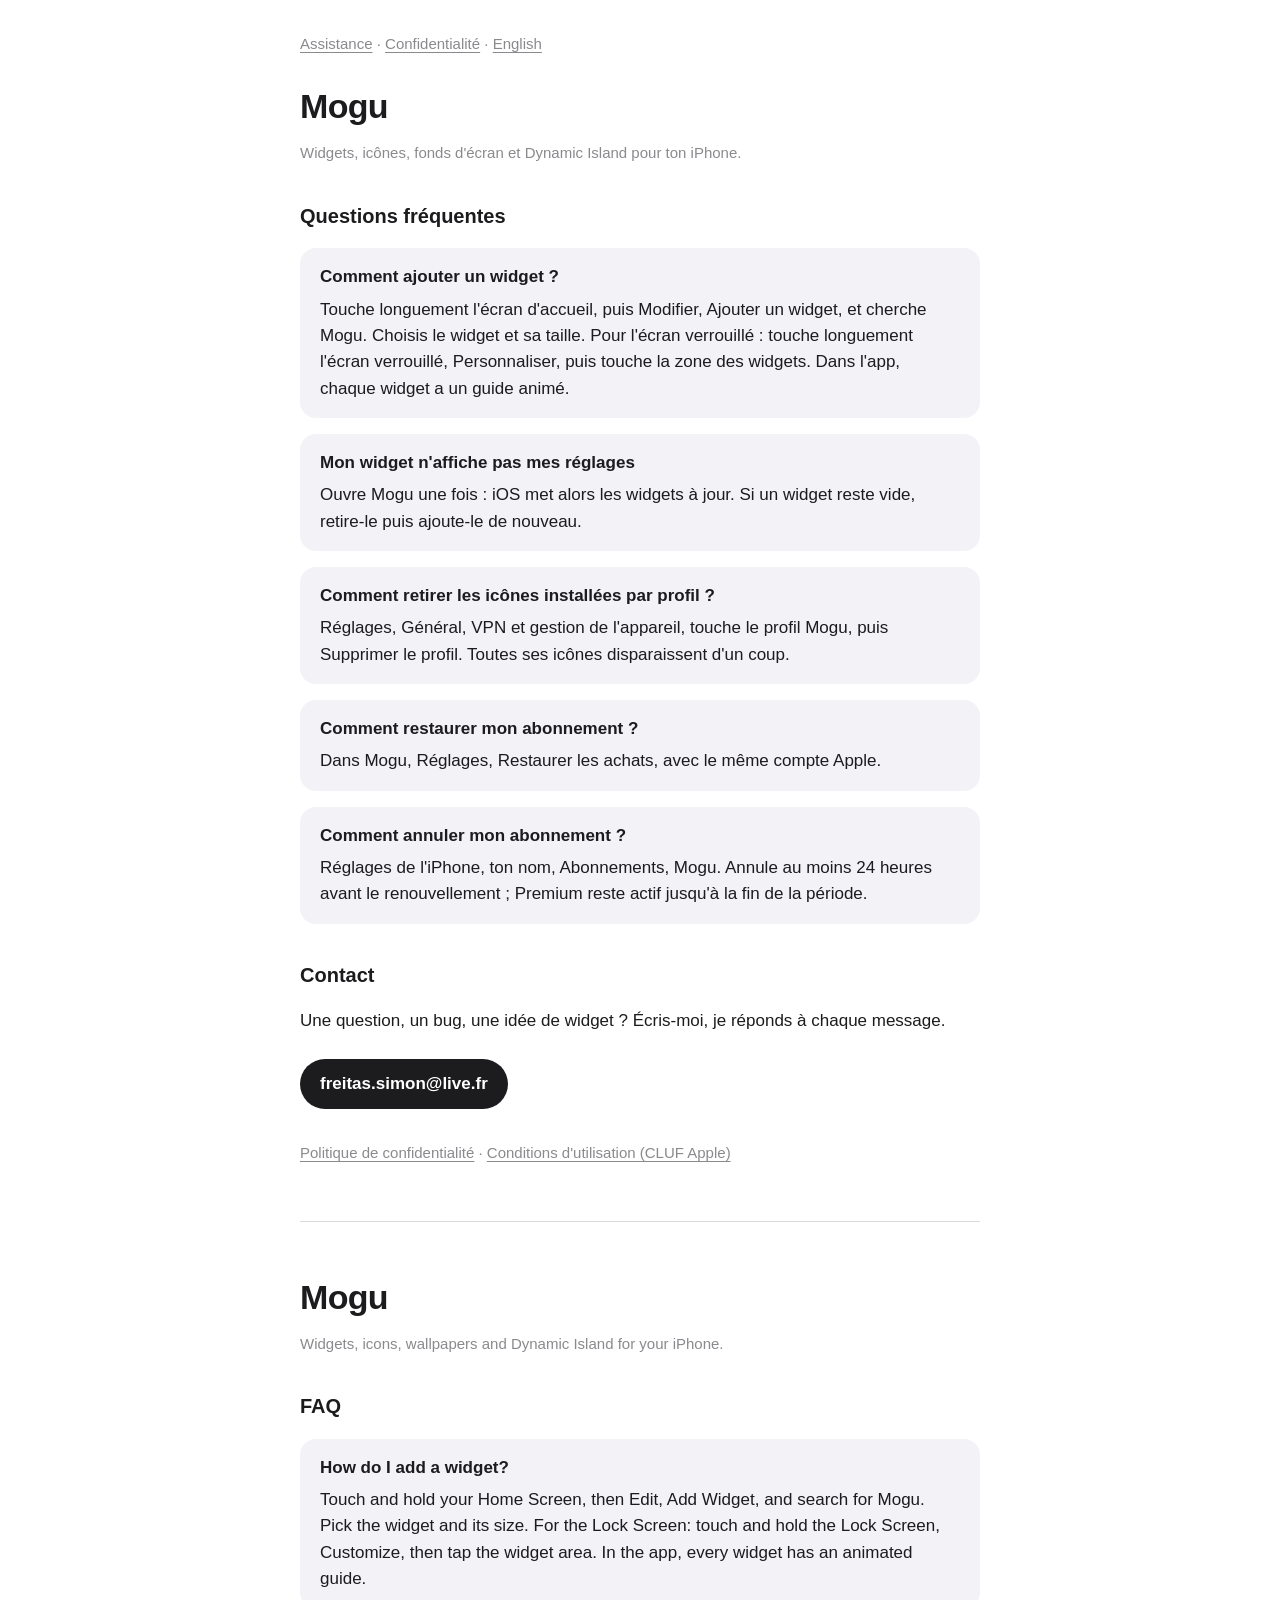
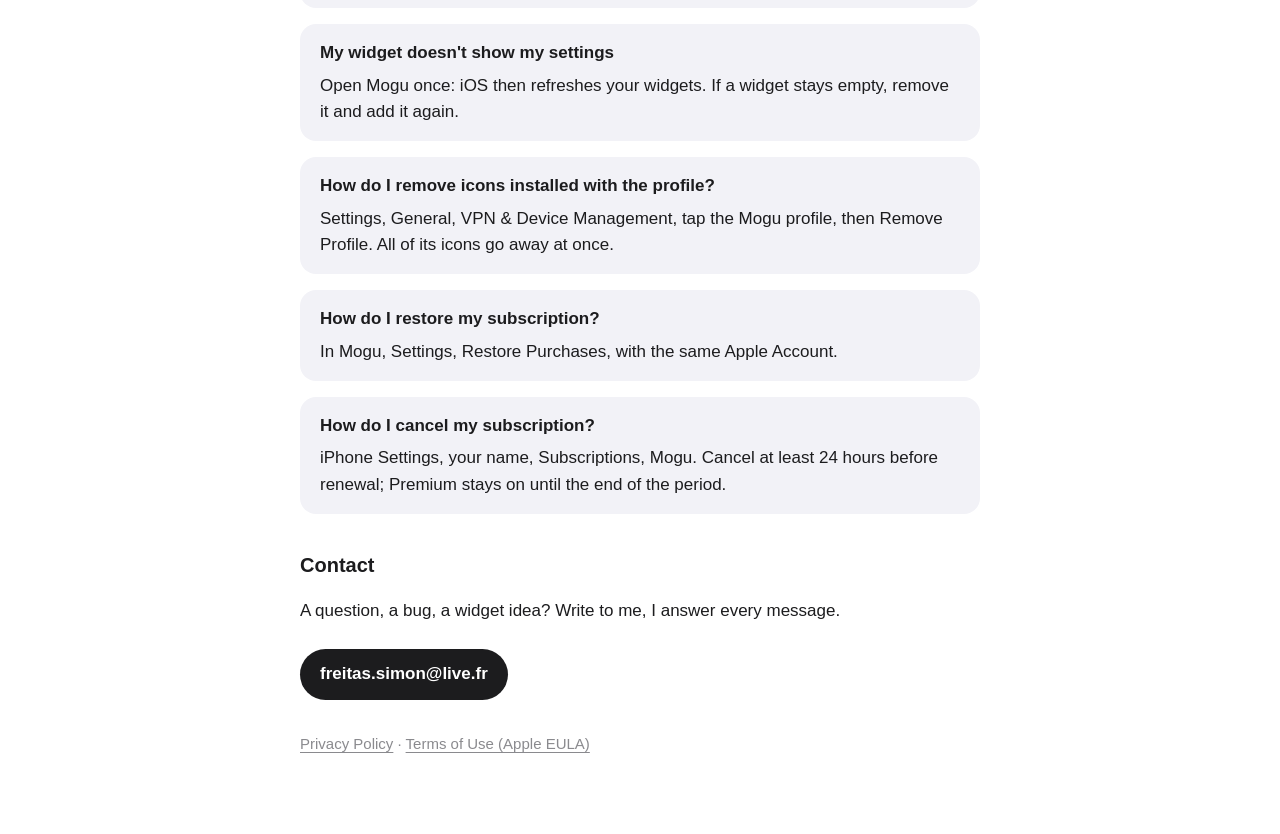
<file: index.html>
<!doctype html>
<html lang="fr">
<head>
<meta charset="utf-8">
<meta name="viewport" content="width=device-width, initial-scale=1">
<title>Assistance — Mogu</title>
<link rel="stylesheet" href="style.css">
</head>
<body>
<nav><a href="index.html">Assistance</a> · <a href="privacy.html">Confidentialité</a> · <a href="#en">English</a></nav>

<h1>Mogu</h1>
<p class="muted">Widgets, icônes, fonds d'écran et Dynamic Island pour ton iPhone.</p>

<h2>Questions fréquentes</h2>
<div class="card"><h3>Comment ajouter un widget ?</h3>
<p>Touche longuement l'écran d'accueil, puis Modifier, Ajouter un widget, et cherche Mogu. Choisis le widget et sa taille. Pour l'écran verrouillé : touche longuement l'écran verrouillé, Personnaliser, puis touche la zone des widgets. Dans l'app, chaque widget a un guide animé.</p></div>
<div class="card"><h3>Mon widget n'affiche pas mes réglages</h3>
<p>Ouvre Mogu une fois : iOS met alors les widgets à jour. Si un widget reste vide, retire-le puis ajoute-le de nouveau.</p></div>
<div class="card"><h3>Comment retirer les icônes installées par profil ?</h3>
<p>Réglages, Général, VPN et gestion de l'appareil, touche le profil Mogu, puis Supprimer le profil. Toutes ses icônes disparaissent d'un coup.</p></div>
<div class="card"><h3>Comment restaurer mon abonnement ?</h3>
<p>Dans Mogu, Réglages, Restaurer les achats, avec le même compte Apple.</p></div>
<div class="card"><h3>Comment annuler mon abonnement ?</h3>
<p>Réglages de l'iPhone, ton nom, Abonnements, Mogu. Annule au moins 24 heures avant le renouvellement ; Premium reste actif jusqu'à la fin de la période.</p></div>

<h2>Contact</h2>
<p>Une question, un bug, une idée de widget ? Écris-moi, je réponds à chaque message.</p>
<a class="mail" href="mailto:freitas.simon@live.fr?subject=Mogu%20Widget">freitas.simon@live.fr</a>

<p class="muted" style="margin-top:32px"><a href="privacy.html">Politique de confidentialité</a> · <a href="https://www.apple.com/legal/internet-services/itunes/dev/stdeula/">Conditions d'utilisation (CLUF Apple)</a></p>

<hr id="en">

<h1>Mogu</h1>
<p class="muted">Widgets, icons, wallpapers and Dynamic Island for your iPhone.</p>

<h2>FAQ</h2>
<div class="card"><h3>How do I add a widget?</h3>
<p>Touch and hold your Home Screen, then Edit, Add Widget, and search for Mogu. Pick the widget and its size. For the Lock Screen: touch and hold the Lock Screen, Customize, then tap the widget area. In the app, every widget has an animated guide.</p></div>
<div class="card"><h3>My widget doesn't show my settings</h3>
<p>Open Mogu once: iOS then refreshes your widgets. If a widget stays empty, remove it and add it again.</p></div>
<div class="card"><h3>How do I remove icons installed with the profile?</h3>
<p>Settings, General, VPN &amp; Device Management, tap the Mogu profile, then Remove Profile. All of its icons go away at once.</p></div>
<div class="card"><h3>How do I restore my subscription?</h3>
<p>In Mogu, Settings, Restore Purchases, with the same Apple Account.</p></div>
<div class="card"><h3>How do I cancel my subscription?</h3>
<p>iPhone Settings, your name, Subscriptions, Mogu. Cancel at least 24 hours before renewal; Premium stays on until the end of the period.</p></div>

<h2>Contact</h2>
<p>A question, a bug, a widget idea? Write to me, I answer every message.</p>
<a class="mail" href="mailto:freitas.simon@live.fr?subject=Mogu%20Widget">freitas.simon@live.fr</a>

<p class="muted" style="margin-top:32px"><a href="privacy.html#en">Privacy Policy</a> · <a href="https://www.apple.com/legal/internet-services/itunes/dev/stdeula/">Terms of Use (Apple EULA)</a></p>
</body>
</html>
</file>
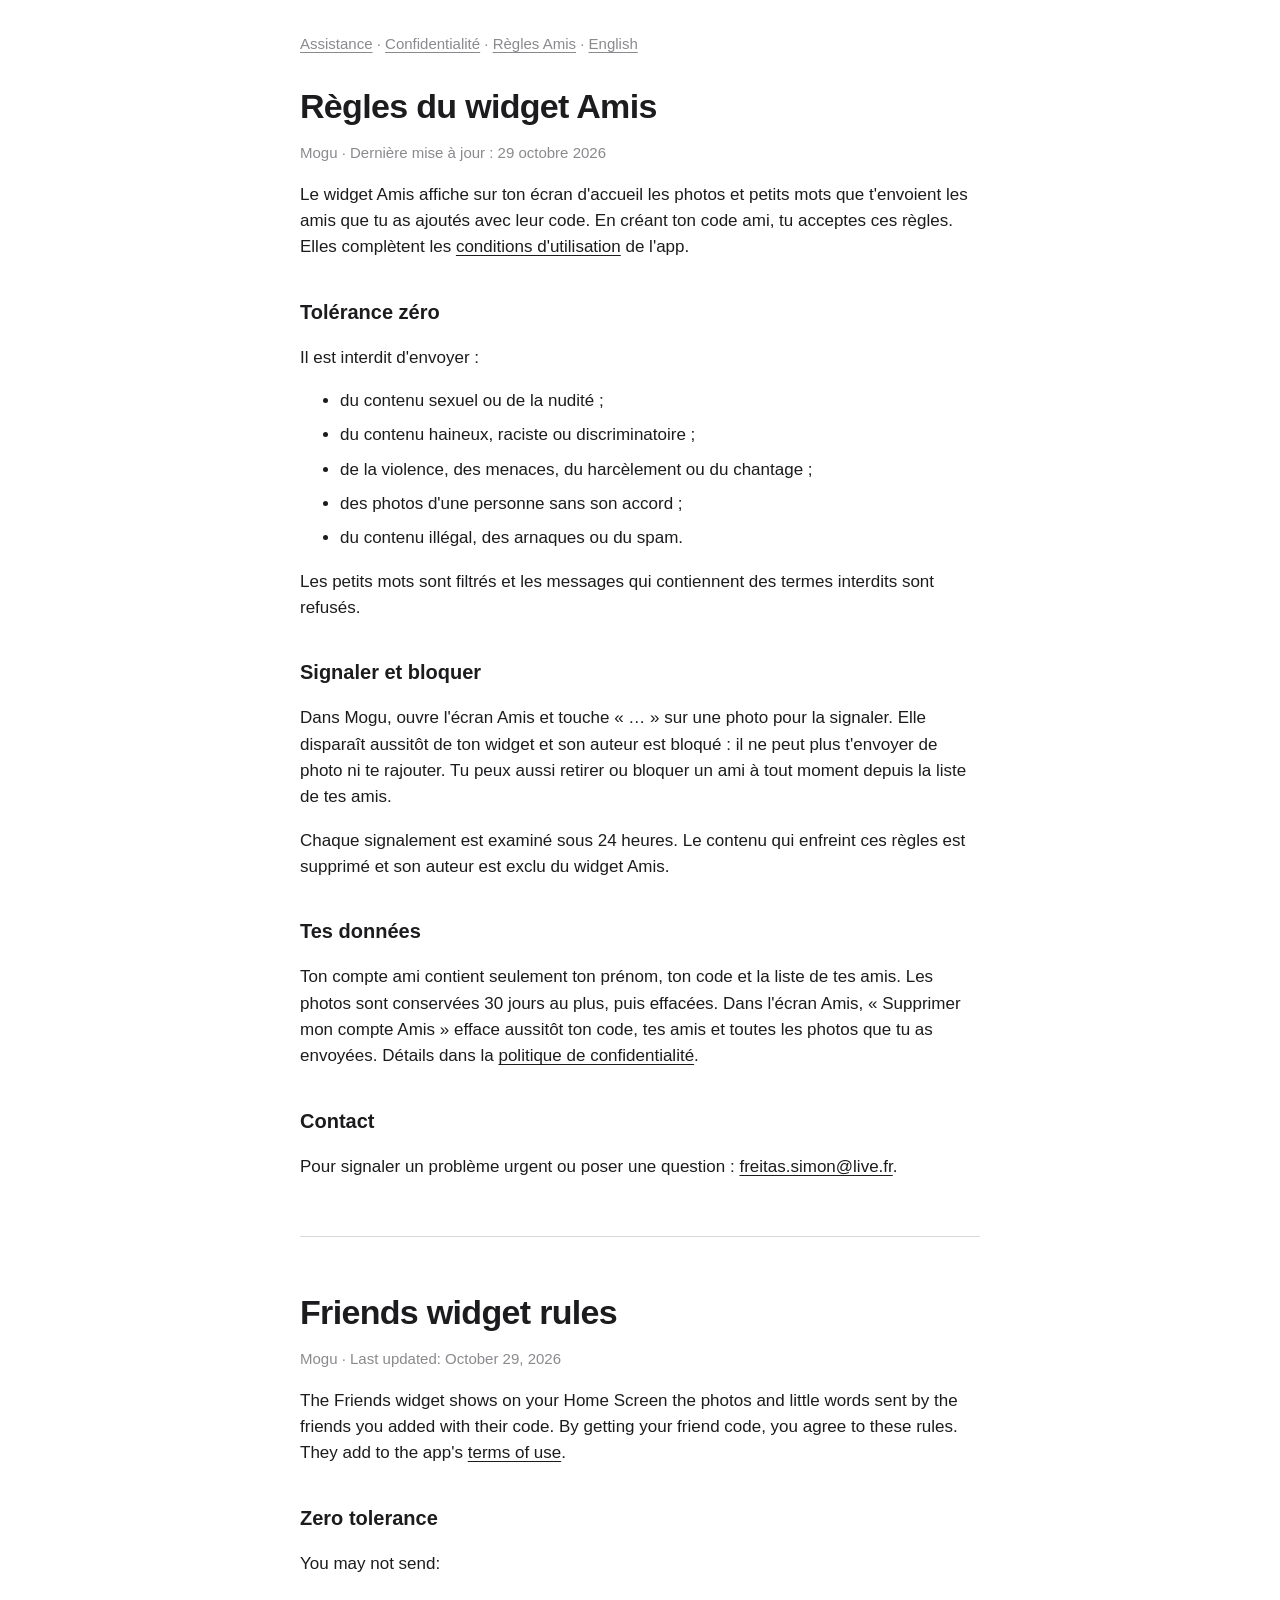
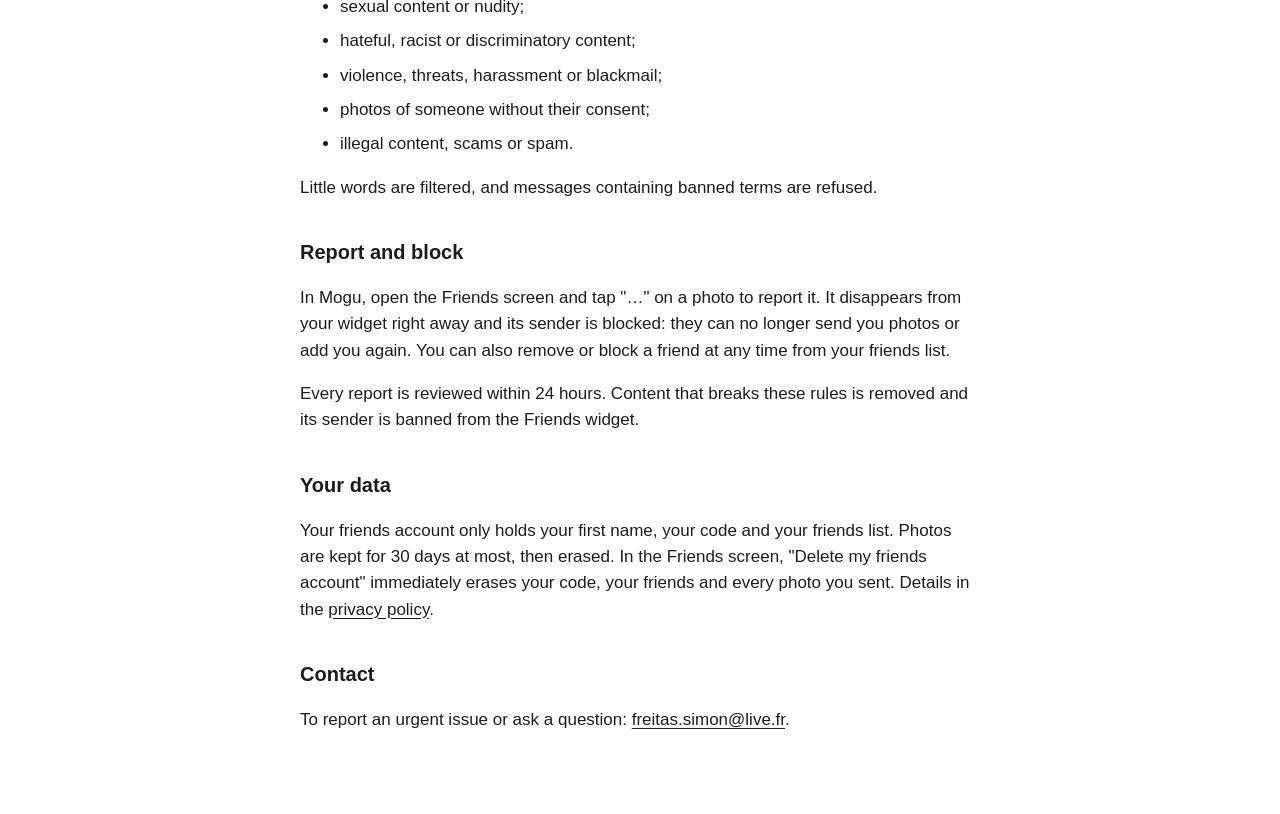
<file: friends.html>
<!doctype html>
<html lang="fr">
<head>
<meta charset="utf-8">
<meta name="viewport" content="width=device-width, initial-scale=1">
<title>Règles Amis — Mogu</title>
<link rel="stylesheet" href="style.css">
</head>
<body>
<nav><a href="index.html">Assistance</a> · <a href="privacy.html">Confidentialité</a> · <a href="friends.html">Règles Amis</a> · <a href="#en">English</a></nav>

<h1>Règles du widget Amis</h1>
<p class="muted">Mogu · Dernière mise à jour : 29 octobre 2026</p>

<p>Le widget Amis affiche sur ton écran d'accueil les photos et petits mots que t'envoient les amis que tu as ajoutés avec leur code. En créant ton code ami, tu acceptes ces règles. Elles complètent les <a href="https://www.apple.com/legal/internet-services/itunes/dev/stdeula/">conditions d'utilisation</a> de l'app.</p>

<h2>Tolérance zéro</h2>
<p>Il est interdit d'envoyer :</p>
<ul>
  <li>du contenu sexuel ou de la nudité ;</li>
  <li>du contenu haineux, raciste ou discriminatoire ;</li>
  <li>de la violence, des menaces, du harcèlement ou du chantage ;</li>
  <li>des photos d'une personne sans son accord ;</li>
  <li>du contenu illégal, des arnaques ou du spam.</li>
</ul>
<p>Les petits mots sont filtrés et les messages qui contiennent des termes interdits sont refusés.</p>

<h2>Signaler et bloquer</h2>
<p>Dans Mogu, ouvre l'écran Amis et touche « … » sur une photo pour la signaler. Elle disparaît aussitôt de ton widget et son auteur est bloqué : il ne peut plus t'envoyer de photo ni te rajouter. Tu peux aussi retirer ou bloquer un ami à tout moment depuis la liste de tes amis.</p>
<p>Chaque signalement est examiné sous 24 heures. Le contenu qui enfreint ces règles est supprimé et son auteur est exclu du widget Amis.</p>

<h2>Tes données</h2>
<p>Ton compte ami contient seulement ton prénom, ton code et la liste de tes amis. Les photos sont conservées 30 jours au plus, puis effacées. Dans l'écran Amis, « Supprimer mon compte Amis » efface aussitôt ton code, tes amis et toutes les photos que tu as envoyées. Détails dans la <a href="privacy.html">politique de confidentialité</a>.</p>

<h2>Contact</h2>
<p>Pour signaler un problème urgent ou poser une question : <a href="mailto:freitas.simon@live.fr">freitas.simon@live.fr</a>.</p>

<hr id="en">

<h1>Friends widget rules</h1>
<p class="muted">Mogu · Last updated: October 29, 2026</p>

<p>The Friends widget shows on your Home Screen the photos and little words sent by the friends you added with their code. By getting your friend code, you agree to these rules. They add to the app's <a href="https://www.apple.com/legal/internet-services/itunes/dev/stdeula/">terms of use</a>.</p>

<h2>Zero tolerance</h2>
<p>You may not send:</p>
<ul>
  <li>sexual content or nudity;</li>
  <li>hateful, racist or discriminatory content;</li>
  <li>violence, threats, harassment or blackmail;</li>
  <li>photos of someone without their consent;</li>
  <li>illegal content, scams or spam.</li>
</ul>
<p>Little words are filtered, and messages containing banned terms are refused.</p>

<h2>Report and block</h2>
<p>In Mogu, open the Friends screen and tap "…" on a photo to report it. It disappears from your widget right away and its sender is blocked: they can no longer send you photos or add you again. You can also remove or block a friend at any time from your friends list.</p>
<p>Every report is reviewed within 24 hours. Content that breaks these rules is removed and its sender is banned from the Friends widget.</p>

<h2>Your data</h2>
<p>Your friends account only holds your first name, your code and your friends list. Photos are kept for 30 days at most, then erased. In the Friends screen, "Delete my friends account" immediately erases your code, your friends and every photo you sent. Details in the <a href="privacy.html">privacy policy</a>.</p>

<h2>Contact</h2>
<p>To report an urgent issue or ask a question: <a href="mailto:freitas.simon@live.fr">freitas.simon@live.fr</a>.</p>
</body>
</html>
</file>
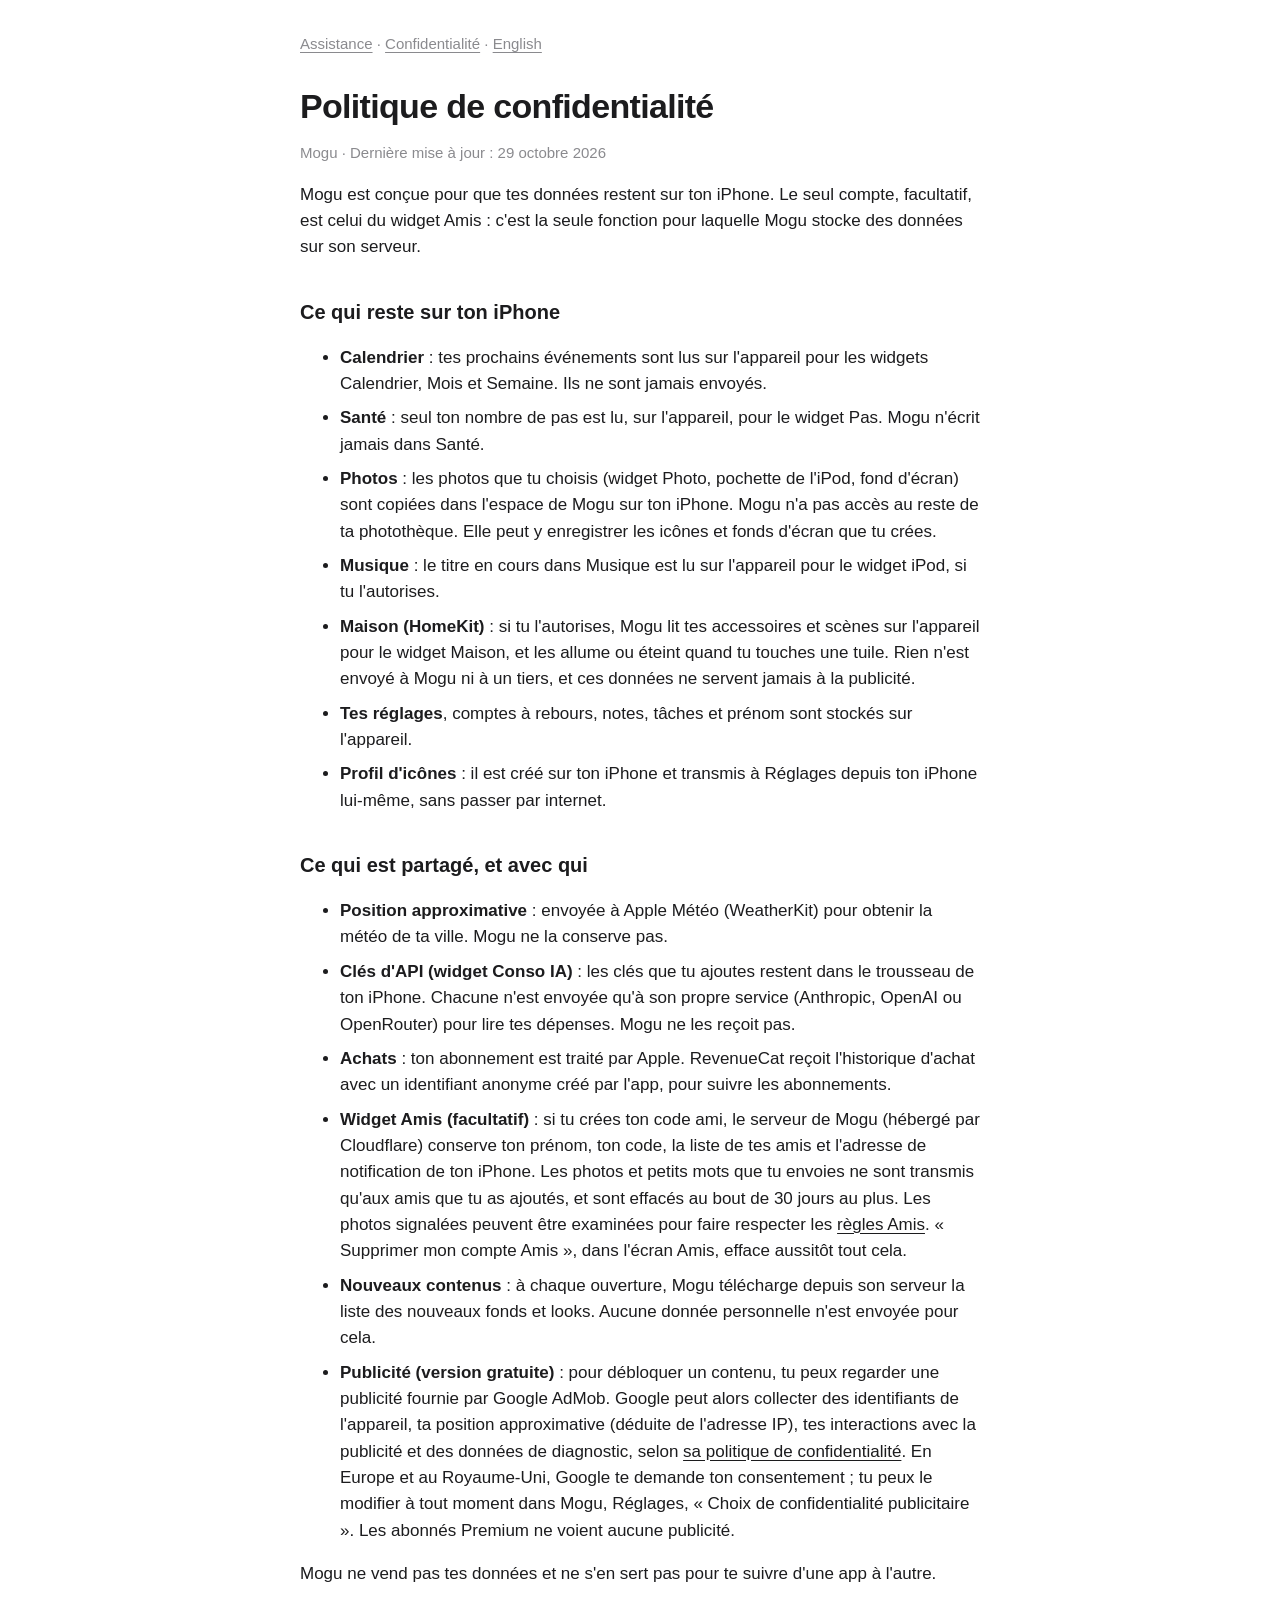
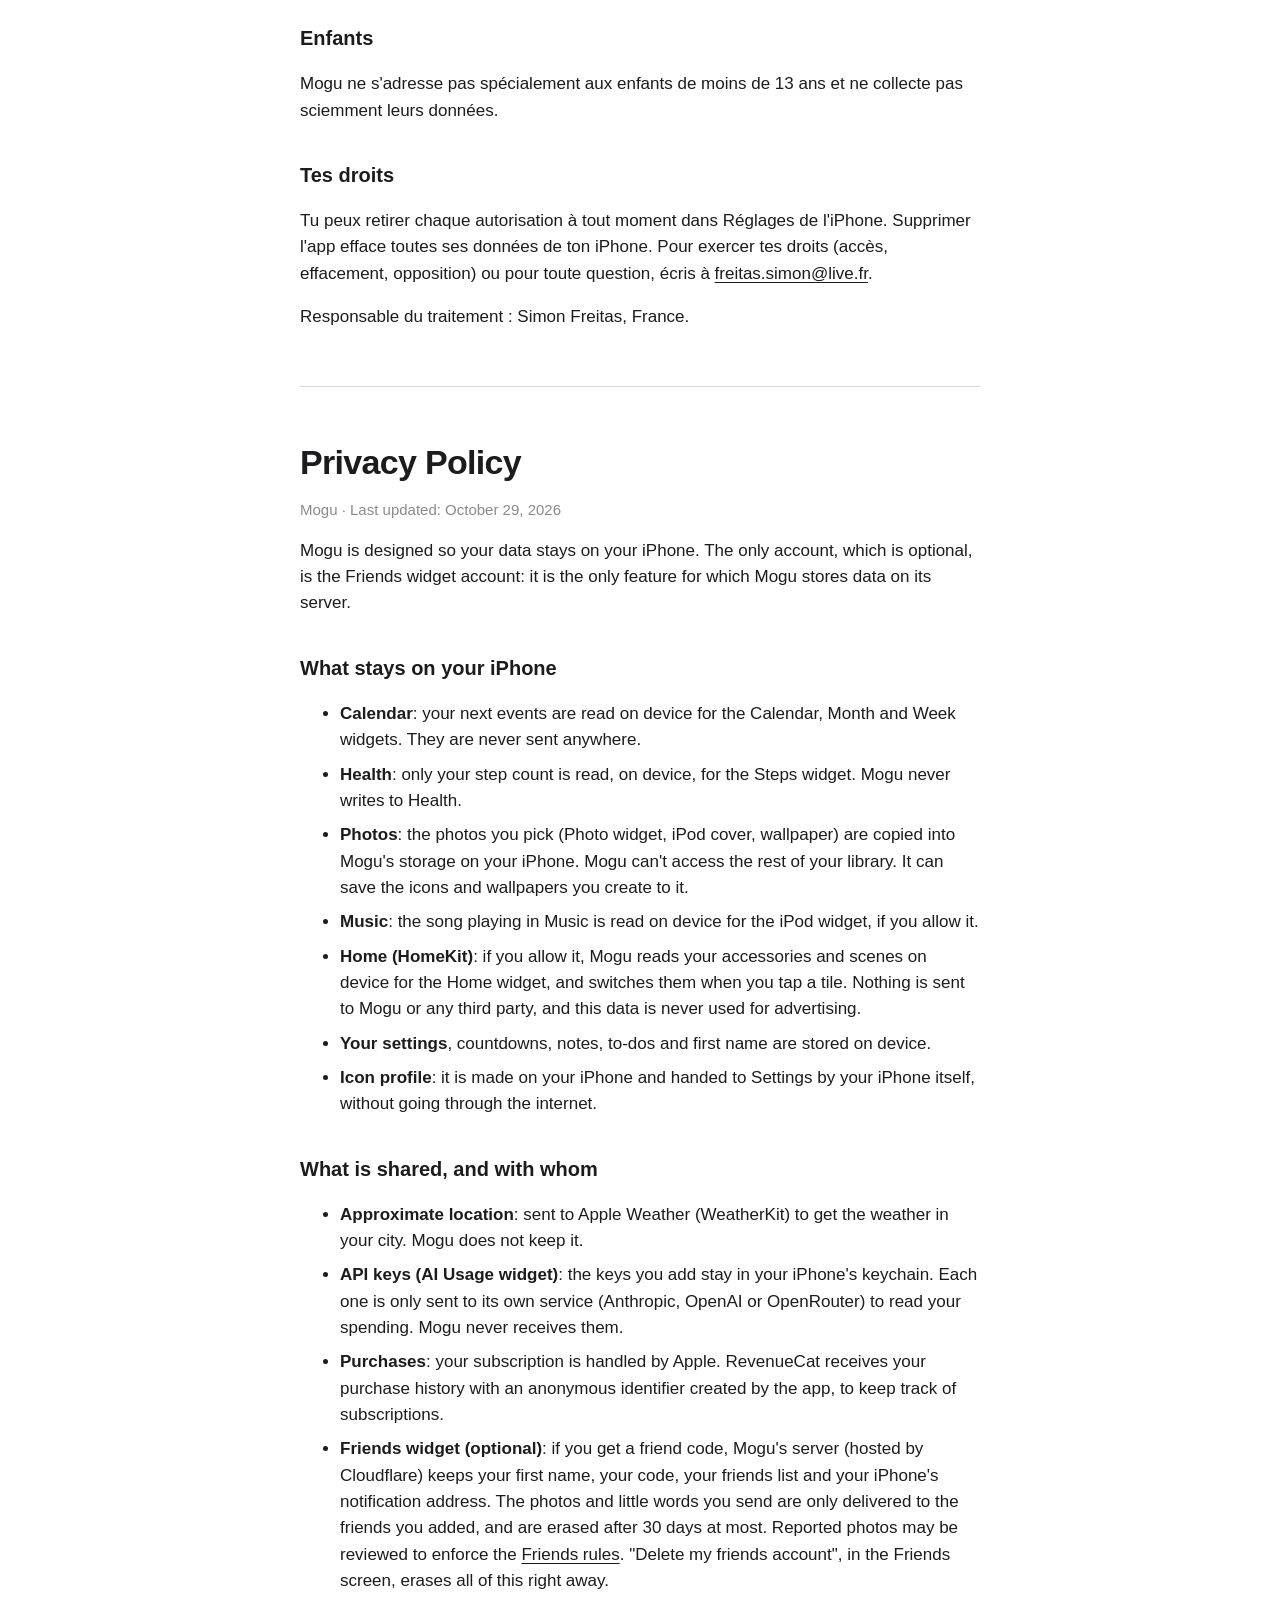
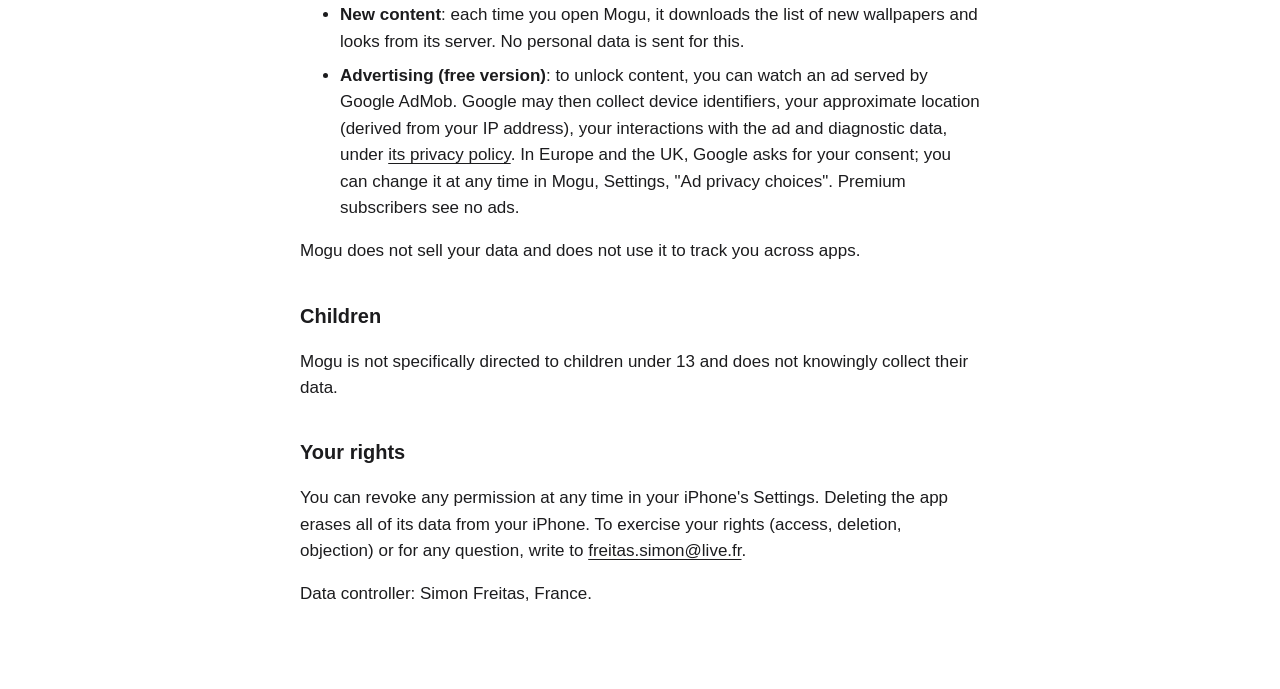
<file: privacy.html>
<!doctype html>
<html lang="fr">
<head>
<meta charset="utf-8">
<meta name="viewport" content="width=device-width, initial-scale=1">
<title>Confidentialité — Mogu</title>
<link rel="stylesheet" href="style.css">
</head>
<body>
<nav><a href="index.html">Assistance</a> · <a href="privacy.html">Confidentialité</a> · <a href="#en">English</a></nav>

<h1>Politique de confidentialité</h1>
<p class="muted">Mogu · Dernière mise à jour : 29 octobre 2026</p>

<p>Mogu est conçue pour que tes données restent sur ton iPhone. Le seul compte, facultatif, est celui du widget Amis : c'est la seule fonction pour laquelle Mogu stocke des données sur son serveur.</p>

<h2>Ce qui reste sur ton iPhone</h2>
<ul>
  <li><strong>Calendrier</strong> : tes prochains événements sont lus sur l'appareil pour les widgets Calendrier, Mois et Semaine. Ils ne sont jamais envoyés.</li>
  <li><strong>Santé</strong> : seul ton nombre de pas est lu, sur l'appareil, pour le widget Pas. Mogu n'écrit jamais dans Santé.</li>
  <li><strong>Photos</strong> : les photos que tu choisis (widget Photo, pochette de l'iPod, fond d'écran) sont copiées dans l'espace de Mogu sur ton iPhone. Mogu n'a pas accès au reste de ta photothèque. Elle peut y enregistrer les icônes et fonds d'écran que tu crées.</li>
  <li><strong>Musique</strong> : le titre en cours dans Musique est lu sur l'appareil pour le widget iPod, si tu l'autorises.</li>
  <li><strong>Maison (HomeKit)</strong> : si tu l'autorises, Mogu lit tes accessoires et scènes sur l'appareil pour le widget Maison, et les allume ou éteint quand tu touches une tuile. Rien n'est envoyé à Mogu ni à un tiers, et ces données ne servent jamais à la publicité.</li>
  <li><strong>Tes réglages</strong>, comptes à rebours, notes, tâches et prénom sont stockés sur l'appareil.</li>
  <li><strong>Profil d'icônes</strong> : il est créé sur ton iPhone et transmis à Réglages depuis ton iPhone lui-même, sans passer par internet.</li>
</ul>

<h2>Ce qui est partagé, et avec qui</h2>
<ul>
  <li><strong>Position approximative</strong> : envoyée à Apple Météo (WeatherKit) pour obtenir la météo de ta ville. Mogu ne la conserve pas.</li>
  <li><strong>Clés d'API (widget Conso IA)</strong> : les clés que tu ajoutes restent dans le trousseau de ton iPhone. Chacune n'est envoyée qu'à son propre service (Anthropic, OpenAI ou OpenRouter) pour lire tes dépenses. Mogu ne les reçoit pas.</li>
  <li><strong>Achats</strong> : ton abonnement est traité par Apple. RevenueCat reçoit l'historique d'achat avec un identifiant anonyme créé par l'app, pour suivre les abonnements.</li>
  <li><strong>Widget Amis (facultatif)</strong> : si tu crées ton code ami, le serveur de Mogu (hébergé par Cloudflare) conserve ton prénom, ton code, la liste de tes amis et l'adresse de notification de ton iPhone. Les photos et petits mots que tu envoies ne sont transmis qu'aux amis que tu as ajoutés, et sont effacés au bout de 30 jours au plus. Les photos signalées peuvent être examinées pour faire respecter les <a href="friends.html">règles Amis</a>. « Supprimer mon compte Amis », dans l'écran Amis, efface aussitôt tout cela.</li>
  <li><strong>Nouveaux contenus</strong> : à chaque ouverture, Mogu télécharge depuis son serveur la liste des nouveaux fonds et looks. Aucune donnée personnelle n'est envoyée pour cela.</li>
  <li><strong>Publicité (version gratuite)</strong> : pour débloquer un contenu, tu peux regarder une publicité fournie par Google AdMob. Google peut alors collecter des identifiants de l'appareil, ta position approximative (déduite de l'adresse IP), tes interactions avec la publicité et des données de diagnostic, selon <a href="https://policies.google.com/privacy">sa politique de confidentialité</a>. En Europe et au Royaume-Uni, Google te demande ton consentement ; tu peux le modifier à tout moment dans Mogu, Réglages, « Choix de confidentialité publicitaire ». Les abonnés Premium ne voient aucune publicité.</li>
</ul>
<p>Mogu ne vend pas tes données et ne s'en sert pas pour te suivre d'une app à l'autre.</p>

<h2>Enfants</h2>
<p>Mogu ne s'adresse pas spécialement aux enfants de moins de 13 ans et ne collecte pas sciemment leurs données.</p>

<h2>Tes droits</h2>
<p>Tu peux retirer chaque autorisation à tout moment dans Réglages de l'iPhone. Supprimer l'app efface toutes ses données de ton iPhone. Pour exercer tes droits (accès, effacement, opposition) ou pour toute question, écris à <a href="mailto:freitas.simon@live.fr">freitas.simon@live.fr</a>.</p>
<p>Responsable du traitement : Simon Freitas, France.</p>

<hr id="en">

<h1>Privacy Policy</h1>
<p class="muted">Mogu · Last updated: October 29, 2026</p>

<p>Mogu is designed so your data stays on your iPhone. The only account, which is optional, is the Friends widget account: it is the only feature for which Mogu stores data on its server.</p>

<h2>What stays on your iPhone</h2>
<ul>
  <li><strong>Calendar</strong>: your next events are read on device for the Calendar, Month and Week widgets. They are never sent anywhere.</li>
  <li><strong>Health</strong>: only your step count is read, on device, for the Steps widget. Mogu never writes to Health.</li>
  <li><strong>Photos</strong>: the photos you pick (Photo widget, iPod cover, wallpaper) are copied into Mogu's storage on your iPhone. Mogu can't access the rest of your library. It can save the icons and wallpapers you create to it.</li>
  <li><strong>Music</strong>: the song playing in Music is read on device for the iPod widget, if you allow it.</li>
  <li><strong>Home (HomeKit)</strong>: if you allow it, Mogu reads your accessories and scenes on device for the Home widget, and switches them when you tap a tile. Nothing is sent to Mogu or any third party, and this data is never used for advertising.</li>
  <li><strong>Your settings</strong>, countdowns, notes, to-dos and first name are stored on device.</li>
  <li><strong>Icon profile</strong>: it is made on your iPhone and handed to Settings by your iPhone itself, without going through the internet.</li>
</ul>

<h2>What is shared, and with whom</h2>
<ul>
  <li><strong>Approximate location</strong>: sent to Apple Weather (WeatherKit) to get the weather in your city. Mogu does not keep it.</li>
  <li><strong>API keys (AI Usage widget)</strong>: the keys you add stay in your iPhone's keychain. Each one is only sent to its own service (Anthropic, OpenAI or OpenRouter) to read your spending. Mogu never receives them.</li>
  <li><strong>Purchases</strong>: your subscription is handled by Apple. RevenueCat receives your purchase history with an anonymous identifier created by the app, to keep track of subscriptions.</li>
  <li><strong>Friends widget (optional)</strong>: if you get a friend code, Mogu's server (hosted by Cloudflare) keeps your first name, your code, your friends list and your iPhone's notification address. The photos and little words you send are only delivered to the friends you added, and are erased after 30 days at most. Reported photos may be reviewed to enforce the <a href="friends.html">Friends rules</a>. "Delete my friends account", in the Friends screen, erases all of this right away.</li>
  <li><strong>New content</strong>: each time you open Mogu, it downloads the list of new wallpapers and looks from its server. No personal data is sent for this.</li>
  <li><strong>Advertising (free version)</strong>: to unlock content, you can watch an ad served by Google AdMob. Google may then collect device identifiers, your approximate location (derived from your IP address), your interactions with the ad and diagnostic data, under <a href="https://policies.google.com/privacy">its privacy policy</a>. In Europe and the UK, Google asks for your consent; you can change it at any time in Mogu, Settings, "Ad privacy choices". Premium subscribers see no ads.</li>
</ul>
<p>Mogu does not sell your data and does not use it to track you across apps.</p>

<h2>Children</h2>
<p>Mogu is not specifically directed to children under 13 and does not knowingly collect their data.</p>

<h2>Your rights</h2>
<p>You can revoke any permission at any time in your iPhone's Settings. Deleting the app erases all of its data from your iPhone. To exercise your rights (access, deletion, objection) or for any question, write to <a href="mailto:freitas.simon@live.fr">freitas.simon@live.fr</a>.</p>
<p>Data controller: Simon Freitas, France.</p>
</body>
</html>
</file>
<file: style.css>
:root { color-scheme: light dark; --text: #1c1c1e; --bg: #fff; --muted: rgba(60, 60, 67, .6); --line: rgba(128, 128, 128, .3); --card: #f2f2f7; }
@media (prefers-color-scheme: dark) { :root { --text: #f2f2f7; --bg: #000; --muted: rgba(235, 235, 245, .6); --card: #1c1c1e; } }
body { font: 17px/1.55 -apple-system, BlinkMacSystemFont, "SF Pro Text", "Helvetica Neue", sans-serif; max-width: 680px; margin: 0 auto; padding: 32px 16px 64px; color: var(--text); background: var(--bg); }
nav { font-size: 15px; margin-bottom: 32px; color: var(--muted); }
a { color: inherit; text-underline-offset: 3px; }
h1 { font-size: 34px; letter-spacing: -0.02em; line-height: 1.15; margin: 0 0 4px; }
h2 { font-size: 20px; margin-top: 36px; }
p, li { color: var(--text); }
li { margin-bottom: 8px; }
hr { border: none; border-top: 1px solid var(--line); margin: 56px 0; }
.muted { color: var(--muted); font-size: 15px; }
.card { background: var(--card); border-radius: 16px; padding: 16px 20px; margin: 16px 0; }
.card h3 { margin: 0 0 6px; font-size: 17px; }
.card p { margin: 0; }
.mail { display: inline-block; font-weight: 600; padding: 12px 20px; border-radius: 999px; background: var(--text); color: var(--bg); text-decoration: none; margin-top: 8px; }
</file>
